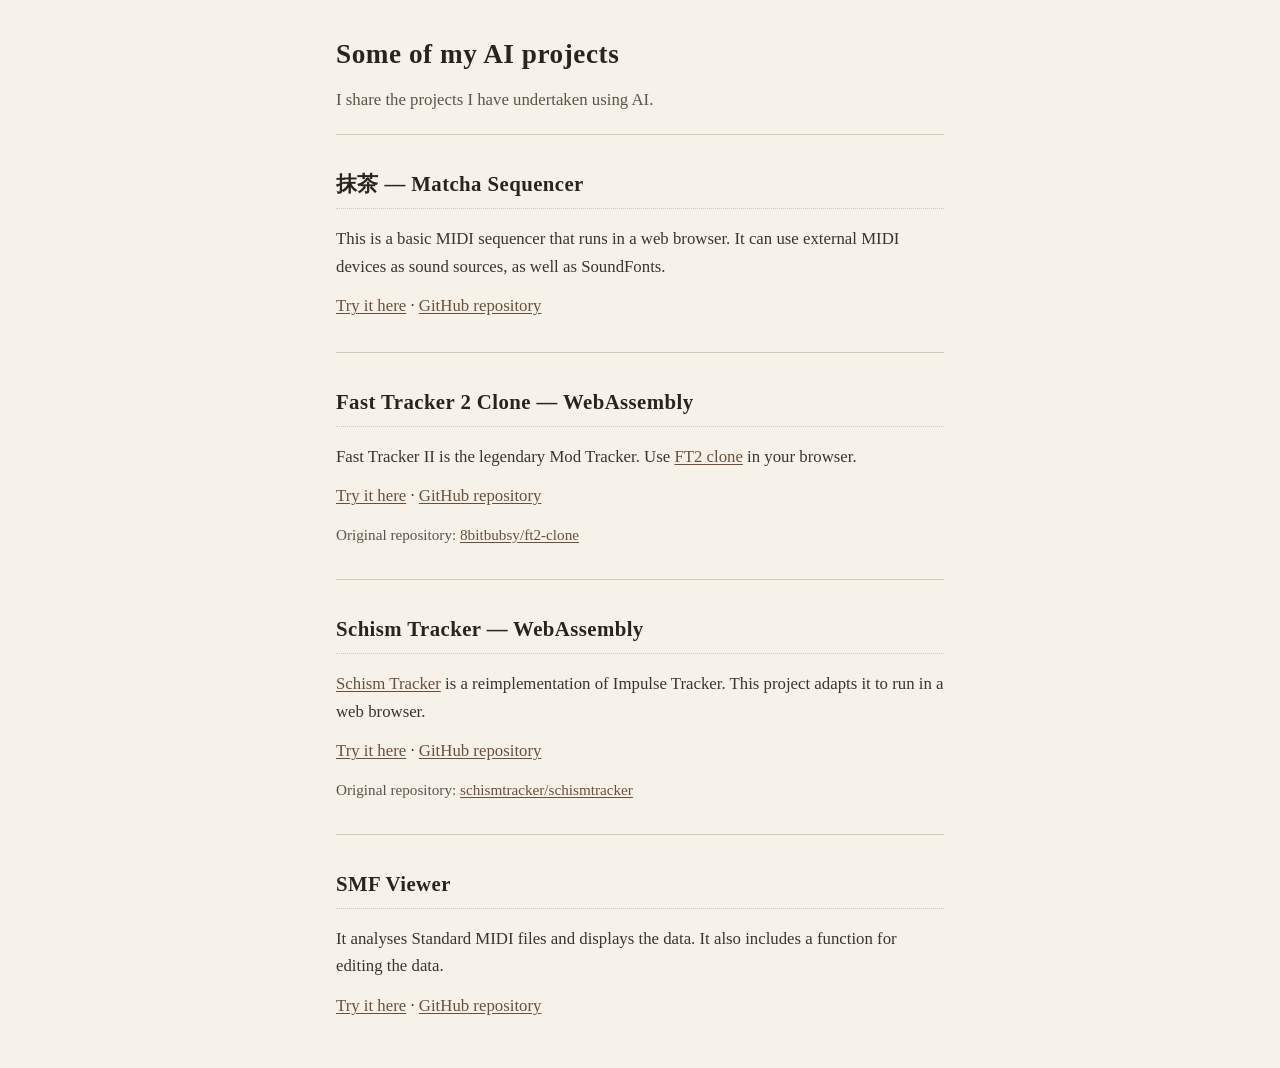
<file: index.html>
<!DOCTYPE html>
<html lang="en">
<head>
  <meta charset="utf-8">
  <meta name="viewport" content="width=device-width, initial-scale=1">
  <title>Some of my AI projects</title>
  <link rel="stylesheet" href="style.css">
</head>
<body>
  <main>
    <header>
      <h1>Some of my AI projects</h1>
      <p class="lead">I share the projects I have undertaken using AI.</p>
    </header>

    <article>
      <h2>抹茶 — Matcha Sequencer</h2>
      <p>This is a basic MIDI sequencer that runs in a web browser. It can use external MIDI devices as sound sources, as well as SoundFonts.</p>
      <p><a href="https://koide-at.github.io/matcha/" target="_blank" rel="noopener">Try it here</a> · <a href="https://github.com/koide-at/matchaseq" target="_blank" rel="noopener">GitHub repository</a></p>
    </article>

    <article>
      <h2>Fast Tracker 2 Clone — WebAssembly</h2>
      <p>Fast Tracker II is the legendary Mod Tracker. Use <a href="https://16-bits.org/ft2.php" target="_blank" rel="noopener">FT2 clone</a> in your browser.</p>
      <p><a href="https://koide-at.github.io/ft2-wasm/" target="_blank" rel="noopener">Try it here</a> · <a href="https://github.com/koide-at/ft2-clone-emscripten" target="_blank" rel="noopener">GitHub repository</a></p>
      <p class="note">Original repository: <a href="https://github.com/8bitbubsy/ft2-clone" target="_blank" rel="noopener">8bitbubsy/ft2-clone</a></p>
    </article>

    <article>
      <h2>Schism Tracker — WebAssembly</h2>
      <p><a href="https://schismtracker.org/" target="_blank" rel="noopener">Schism Tracker</a> is a reimplementation of Impulse Tracker. This project adapts it to run in a web browser.</p>
      <p><a href="https://koide-at.github.io/schismtracker-wasm/" target="_blank" rel="noopener">Try it here</a> · <a href="https://github.com/koide-at/schismtracker-emscripten" target="_blank" rel="noopener">GitHub repository</a></p>
      <p class="note">Original repository: <a href="https://github.com/schismtracker/schismtracker" target="_blank" rel="noopener">schismtracker/schismtracker</a></p>
    </article>

    <article>
      <h2>SMF Viewer</h2>
      <p>It analyses Standard MIDI files and displays the data. It also includes a function for editing the data.</p>
      <p><a href="https://koide-at.github.io/smfviewer/" target="_blank" rel="noopener">Try it here</a> · <a href="https://github.com/koide-at/smfviewer" target="_blank" rel="noopener">GitHub repository</a></p>
    </article>
  </main>
</body>
</html>
</file>
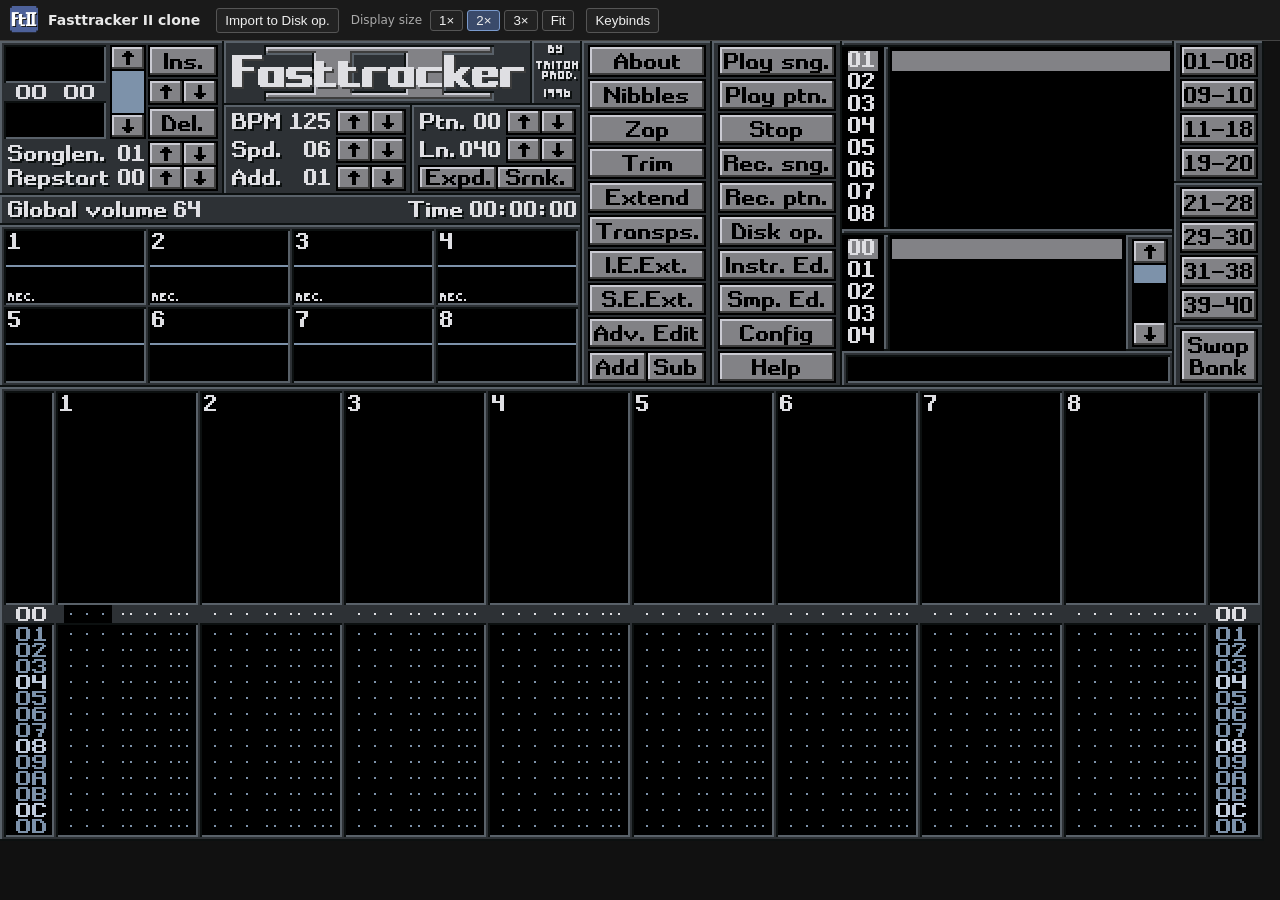
<file: ft2-wasm/index.html>
<!doctypehtml><html lang=en><head><meta charset=utf-8><meta content="width=device-width,initial-scale=1"name=viewport><title>Fasttracker II clone (Web)</title><meta content=same-origin http-equiv=Cross-Origin-Opener-Policy><meta content=require-corp http-equiv=Cross-Origin-Embedder-Policy><style>body,html{margin:0;width:100%;height:100%;overflow:auto;background:#111}#canvas{display:block;width:632px;height:400px;outline:0;background:#000;image-rendering:pixelated}</style></head><body><canvas height=400 id=canvas tabindex=-1 width=632></canvas><script async src=index.js></script></body></html>
</file>
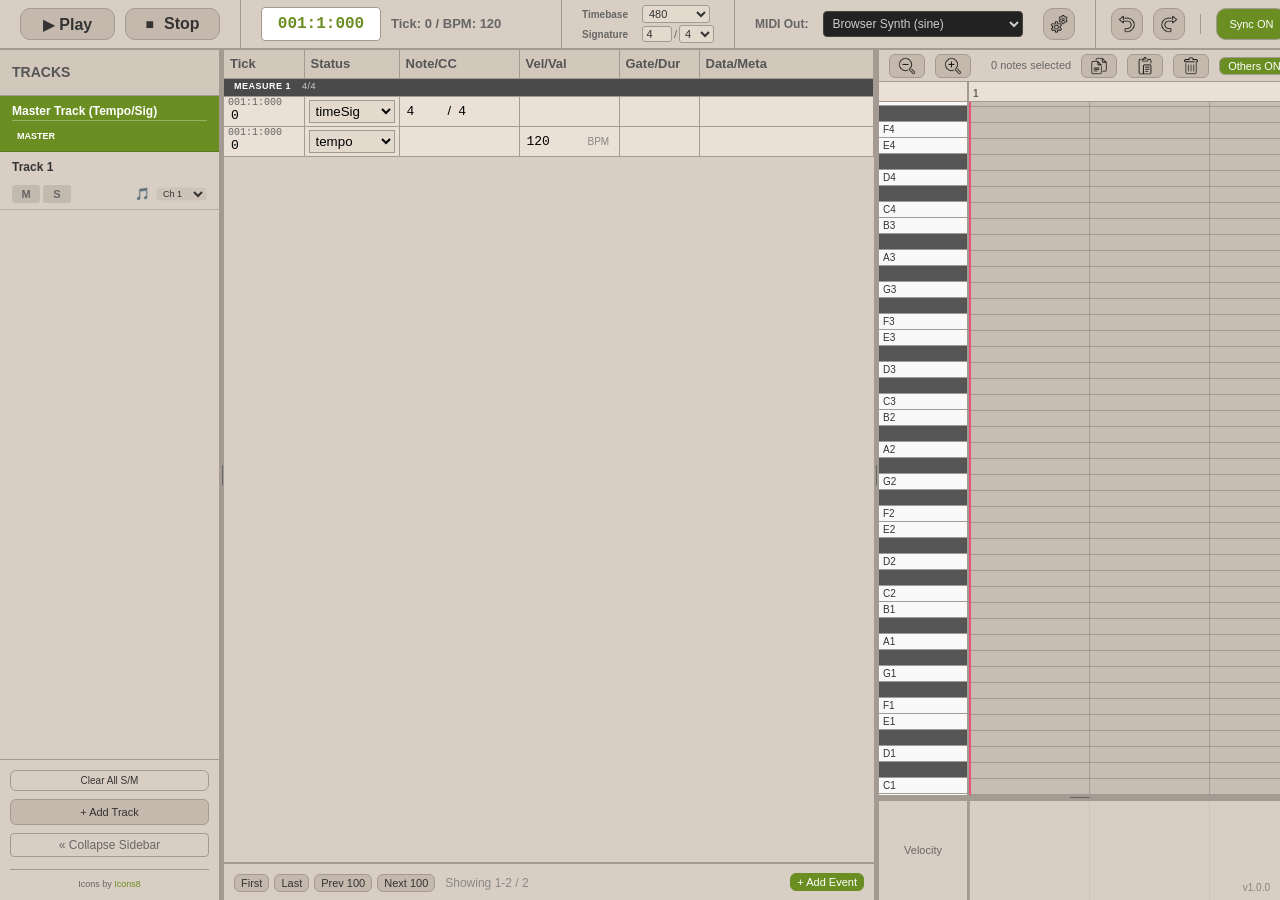
<file: matcha/index.html>
<!doctype html>
<html lang="en">
  <head>
    <meta charset="UTF-8" />
    <meta name="viewport" content="width=device-width, initial-scale=1.0" />
    <title>MIDI Sequencer (WASM)</title>
    <script type="module" crossorigin src="./assets/index-42mW00bZ.js"></script>
    <link rel="stylesheet" crossorigin href="./assets/index-DpJBnQPJ.css">
  </head>
  <body>
    <div id="root"></div>
  </body>
</html>
</file>
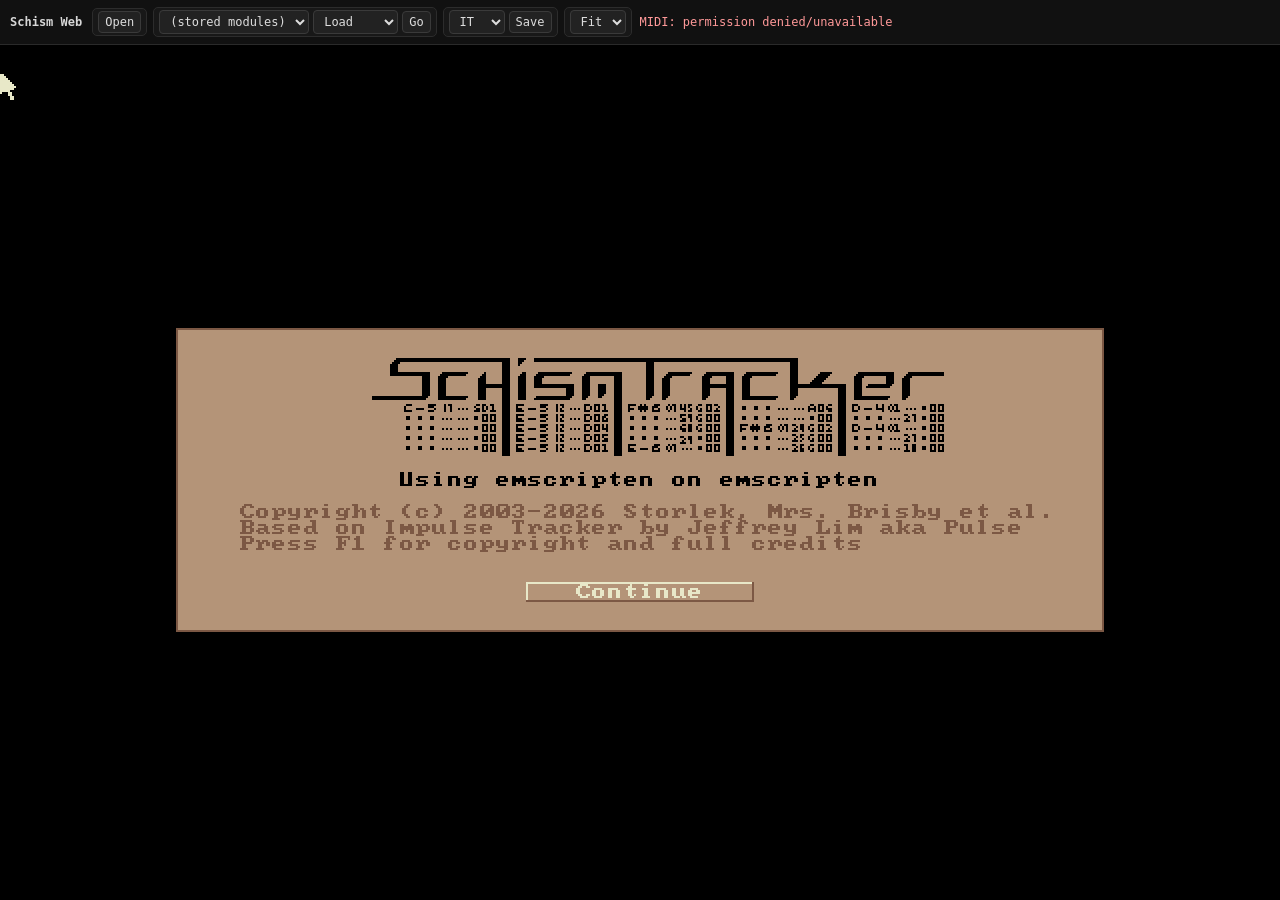
<file: schismtracker-wasm/index.html>
<!doctype html>
<html lang="en">
  <head>
    <meta charset="utf-8" />
    <meta name="viewport" content="width=device-width, initial-scale=1" />
    <title>Schism Tracker (WASM)</title>
    <style>
      :root { color-scheme: dark; }
      body {
        margin: 0;
        font-family: ui-monospace, SFMono-Regular, Menlo, Consolas, monospace;
        background: #111;
        color: #ddd;
      }
      header {
        padding: 7px 10px;
        border-bottom: 1px solid #2a2a2a;
        font-size: 12px;
        display: flex;
        align-items: center;
        gap: 6px;
        flex-wrap: nowrap;
        overflow-x: auto;
        white-space: nowrap;
      }
      .header-title {
        color: #d7d7d7;
        font-weight: 600;
        margin-right: 4px;
        flex: 0 0 auto;
      }
      .header-group {
        display: inline-flex;
        align-items: center;
        gap: 4px;
        padding: 2px 5px;
        border: 1px solid #2c2c2c;
        border-radius: 5px;
        background: #181818;
        flex: 0 0 auto;
      }
      #status { color: #9ad; }
      #midiStatus { color: #7c9; }
      .status-item {
        padding: 0 2px;
        white-space: nowrap;
        flex: 0 0 auto;
      }
      button {
        font: inherit;
        color: #ddd;
        background: #222;
        border: 1px solid #3a3a3a;
        border-radius: 4px;
        padding: 3px 6px;
        cursor: pointer;
      }
      select {
        font: inherit;
        color: #ddd;
        background: #222;
        border: 1px solid #3a3a3a;
        border-radius: 4px;
        padding: 3px 6px;
      }
      /* Match the known-good shell: stretch the canvas element itself. A wrapper +
       * CSS transform scale() broke SDL Emscripten mouse mapping for some setups
       * (local http.server + Chrome), while plain width/height on #canvas worked. */
      canvas {
        width: 100vw;
        height: calc(100vh - 42px);
        display: block;
        image-rendering: pixelated;
      }
    </style>
  </head>
  <body>
    <header>
      <span class="header-title">Schism Web</span>
      <div class="header-group">
        <button id="openBtn" type="button">Open</button>
        <input id="openFile" type="file" hidden />
      </div>
      <div class="header-group">
        <select id="storedModules" aria-label="Stored modules">
          <option value="">Stored</option>
        </select>
        <select id="storedAction" aria-label="Stored module action">
          <option value="load">Load</option>
          <option value="refresh">Refresh</option>
          <option value="rename">Rename</option>
          <option value="delete">Delete</option>
        </select>
        <button id="storedActionRunBtn" type="button">Go</button>
      </div>
      <div class="header-group">
        <select id="saveFormat" aria-label="Save format">
          <option value="IT">IT</option>
          <option value="S3M">S3M</option>
        </select>
        <button id="saveBtn" type="button">Save</button>
      </div>
      <div class="header-group">
        <select id="scaleMode" aria-label="Display scale">
          <option value="fit" selected>Fit</option>
          <option value="1">x1</option>
          <option value="2">x2</option>
          <option value="3">x3</option>
        </select>
      </div>
      <span id="midiStatus" class="status-item">MIDI: initializing...</span>
      <span id="status" class="status-item">loading...</span>
    </header>
    <canvas id="canvas" tabindex="1"></canvas>
    <script>
      const statusEl = document.getElementById("status");
      const openBtn = document.getElementById("openBtn");
      const storedModules = document.getElementById("storedModules");
      const storedAction = document.getElementById("storedAction");
      const storedActionRunBtn = document.getElementById("storedActionRunBtn");
      const scaleMode = document.getElementById("scaleMode");
      const saveFormat = document.getElementById("saveFormat");
      const saveBtn = document.getElementById("saveBtn");
      const openFile = document.getElementById("openFile");
      const midiStatusEl = document.getElementById("midiStatus");
      const headerEl = document.querySelector("header");
      /** True after user clicks the tracker canvas; cleared on header mousedown */
      let schismKeyboardGameFocus = false;
      const schismLogicalWidth = 640;
      const schismLogicalHeight = 400;

      function schismFsMkdirp(fs, path) {
        const parts = path.split("/").filter(Boolean);
        let acc = "";
        for (const p of parts) {
          acc += "/" + p;
          const analyzed = typeof fs.analyzePath === "function" ? fs.analyzePath(acc) : null;
          if (analyzed && analyzed.exists && analyzed.object && analyzed.object.isFolder) {
            continue;
          }
          try {
            fs.mkdir(acc);
          } catch (e) {
            const code = e && (e.errno !== undefined ? e.errno : e.code);
            const check = typeof fs.analyzePath === "function" ? fs.analyzePath(acc) : null;
            if (check && check.exists && check.object && check.object.isFolder) {
              continue;
            }
            if (code !== 17 && code !== "EEXIST" && code !== 10 && code !== "EBUSY") throw e;
          }
        }
      }

      function schismSanitizeImportName(name) {
        const base = (name || "module").replace(/[^A-Za-z0-9._-]/g, "_");
        const s = base.slice(0, 200);
        return s || "module.bin";
      }

      let schismIdbReady = false;
      let schismIdbSupported = false;
      let schismSyncPromise = null;
      let schismWebMIDIInitialized = false;
      let schismWebMIDIAccess = null;

      function schismUpdateMIDIStatus(text, isError) {
        if (!midiStatusEl) return;
        midiStatusEl.textContent = text;
        midiStatusEl.style.color = isError ? "#f99" : "#7c9";
      }

      function schismRefreshMIDIStatusCounts() {
        if (!schismWebMIDIAccess) {
          schismUpdateMIDIStatus("MIDI: unavailable", true);
          return;
        }
        let inCount = 0;
        let outCount = 0;
        if (schismWebMIDIAccess.inputs) {
          for (const _ of schismWebMIDIAccess.inputs.values()) inCount++;
        }
        if (schismWebMIDIAccess.outputs) {
          for (const _ of schismWebMIDIAccess.outputs.values()) outCount++;
        }
        schismUpdateMIDIStatus(`MIDI: in ${inCount}, out ${outCount}`, false);
      }

      function schismAttachWebMIDIInputs() {
        if (!schismWebMIDIAccess || !schismWebMIDIAccess.inputs) {
          schismRefreshMIDIStatusCounts();
          return;
        }
        for (const input of schismWebMIDIAccess.inputs.values()) {
          input.onmidimessage = (ev) => {
            try {
              const bytes = ev && ev.data ? new Uint8Array(ev.data) : null;
              if (!bytes || bytes.length === 0) return;
              if (!Module || typeof Module.ccall !== "function") return;
              Module.ccall(
                "schism_web_midi_receive",
                "number",
                ["array", "number"],
                [bytes, bytes.length]
              );
            } catch (err) {
              console.error("WebMIDI input bridge failed", err);
            }
          };
        }
        schismRefreshMIDIStatusCounts();
      }

      function schismInitWebMIDI() {
        if (schismWebMIDIInitialized) return;
        schismWebMIDIInitialized = true;
        schismUpdateMIDIStatus("MIDI: requesting access...", false);
        if (!navigator.requestMIDIAccess) {
          console.warn("WebMIDI is not supported in this browser.");
          schismUpdateMIDIStatus("MIDI: unsupported", true);
          return;
        }
        navigator.requestMIDIAccess({ sysex: false }).then(
          (access) => {
            schismWebMIDIAccess = access;
            schismAttachWebMIDIInputs();
            access.onstatechange = () => {
              schismAttachWebMIDIInputs();
            };
          },
          (err) => {
            console.warn("WebMIDI access denied/unavailable", err);
            schismUpdateMIDIStatus("MIDI: permission denied/unavailable", true);
          }
        );
      }

      function schismWebMIDISend(ptr, len) {
        try {
          if (!schismWebMIDIAccess || !schismWebMIDIAccess.outputs || !Module || !Module.HEAPU8) return;
          const end = ptr + len;
          const bytes = Uint8Array.from(Module.HEAPU8.subarray(ptr, end));
          for (const output of schismWebMIDIAccess.outputs.values()) {
            output.send(bytes);
          }
        } catch (err) {
          console.error("WebMIDI output bridge failed", err);
        }
      }

      function schismMountIdbfs() {
        const FS = Module.FS;
        if (typeof ENV === "object") {
          ENV.HOME = "/persistent";
        }
        const add =
          typeof addRunDependency === "function"
            ? addRunDependency
            : Module.addRunDependency;
        const rem =
          typeof removeRunDependency === "function"
            ? removeRunDependency
            : Module.removeRunDependency;
        if (!FS || !FS.filesystems || !FS.filesystems.IDBFS) {
          console.warn("Schism web: IDBFS not available; data will not persist.");
          return;
        }
        schismIdbSupported = true;
        add("schism_idbfs");
        try {
          FS.mkdir("/persistent");
        } catch (e) {
          /* exists */
        }
        try {
          FS.mount(FS.filesystems.IDBFS, {}, "/persistent");
        } catch (e) {
          console.error("IDBFS mount failed", e);
          rem("schism_idbfs");
          return;
        }
        FS.syncfs(true, function (err) {
          if (err) {
            console.error("IDBFS load from storage:", err);
          } else {
            schismIdbReady = true;
            try {
              schismFsMkdirp(FS, "/persistent/.config/schism");
              schismFsMkdirp(FS, "/persistent/modules");
              FS.chdir("/persistent");
            } catch (e) {
              console.warn("Unable to prepare /persistent dirs", e);
            }
          }
          rem("schism_idbfs");
        });
      }

      function schismSyncToIDB() {
        const FS = Module.FS;
        if (!schismIdbSupported || !schismIdbReady) return Promise.resolve(false);
        if (!FS || !FS.filesystems || !FS.filesystems.IDBFS) return Promise.resolve(false);
        if (schismSyncPromise) return schismSyncPromise;
        try {
          schismSyncPromise = new Promise((resolve) => {
            FS.syncfs(false, function (err) {
              if (err) {
                console.error("IDBFS save to storage:", err);
                resolve(false);
              } else {
                resolve(true);
              }
              schismSyncPromise = null;
            });
          });
          return schismSyncPromise;
        } catch (e) {
          console.error(e);
          schismSyncPromise = null;
          return Promise.resolve(false);
        }
      }

      function inferExtKind(filename) {
        const m = /\.([^.]+)$/.exec((filename || "").toLowerCase());
        const ext = m ? m[1] : "";
        switch (ext) {
          case "it": return 0;
          case "s3m": return 1;
          case "xm": return 2;
          case "mod": return 3;
          case "mtm": return 4;
          case "stm": return 5;
          case "669": return 6;
          case "ult": return 7;
          default: return 8;
        }
      }

      function listStoredModules() {
        if (!storedModules) return [];
        if (!Module.FS || typeof Module.FS.readdir !== "function") return [];
        try {
          schismFsMkdirp(Module.FS, "/persistent/modules");
          const entries = Module.FS.readdir("/persistent/modules")
            .filter((name) => name !== "." && name !== "..")
            .map((name) => {
              let mtime = 0;
              try {
                const st = Module.FS.stat(`/persistent/modules/${name}`);
                if (st && st.mtime) {
                  mtime = st.mtime instanceof Date ? st.mtime.getTime() : Number(st.mtime) || 0;
                }
              } catch (e) {
                /* ignore stat failures and keep default mtime */
              }
              return { name, mtime };
            })
            .sort((a, b) => {
              if (b.mtime !== a.mtime) return b.mtime - a.mtime;
              return a.name.localeCompare(b.name, "en");
            })
            .map((x) => x.name);
          return entries;
        } catch (e) {
          console.warn("Unable to read /persistent/modules", e);
          return [];
        }
      }

      function refreshStoredModulesList() {
        if (!storedModules) return;
        const prev = storedModules.value;
        storedModules.innerHTML = "";
        const placeholder = document.createElement("option");
        placeholder.value = "";
        placeholder.textContent = "(stored modules)";
        storedModules.appendChild(placeholder);
        const entries = listStoredModules();
        for (const name of entries) {
          const option = document.createElement("option");
          option.value = name;
          option.textContent = name;
          storedModules.appendChild(option);
        }
        if (prev && entries.includes(prev)) {
          storedModules.value = prev;
        } else {
          storedModules.value = "";
        }
      }

      function requestOpenFromPath(vfsPath, displayName) {
        try {
          const shownName = displayName && displayName.length > 0
            ? displayName
            : vfsPath.replace(/^.*\//, "");
          const rc = Module.ccall(
            "schism_web_open_vfs_path",
            "number",
            ["string", "string"],
            [vfsPath, shownName]
          );
          if (rc !== 0) {
            statusEl.textContent = `load request failed (${rc})`;
            return;
          }
          statusEl.textContent = `loading: ${shownName}`;
          const startedAt = Date.now();
          const poll = () => {
            const r = Module._schism_web_open_result_get();
            if (r === 1) {
              statusEl.textContent = `loaded: ${shownName}`;
              schismSyncToIDB();
              refreshStoredModulesList();
              return;
            }
            if (r < 0) {
              statusEl.textContent = `load failed: ${shownName}`;
              return;
            }
            if (Date.now() - startedAt > 8000) {
              statusEl.textContent = `load timeout: ${shownName}`;
              return;
            }
            setTimeout(poll, 30);
          };
          poll();
        } catch (err) {
          console.error("web open path bridge error", err);
          statusEl.textContent = `open bridge error: ${err && err.message ? err.message : err}`;
        }
      }

      async function requestOpenFromFile(file) {
        try {
          if (!file) return;
          const buffer = new Uint8Array(await file.arrayBuffer());
          const extKind = inferExtKind(file.name);
          const extMap = ["it", "s3m", "xm", "mod", "mtm", "stm", "669", "ult", "bin"];
          const ext = extKind >= 0 && extKind < extMap.length ? extMap[extKind] : "bin";
          /* Write via MemFS from JS; passing a huge Uint8Array through ccall("array")
             can overflow or trip WASM bounds checks. String path + FS is one copy only. */
          if (!Module.FS || typeof Module.FS.writeFile !== "function") {
            statusEl.textContent = "open bridge error: FS API not available (rebuild with FS exported)";
            return;
          }
          const safe = schismSanitizeImportName(file.name);
          let vfsPath;
          try {
            schismFsMkdirp(Module.FS, "/persistent/modules");
            vfsPath = `/persistent/modules/${safe}`;
            Module.FS.writeFile(vfsPath, buffer);
            await schismSyncToIDB();
          } catch (writeErr) {
            console.warn("persistent FS write failed, using /tmp", writeErr);
            try {
              vfsPath = `/tmp/${safe}`;
              Module.FS.writeFile(vfsPath, buffer);
            } catch (e2) {
              console.error("FS.writeFile failed", e2);
              statusEl.textContent = `open bridge error: ${e2 && e2.message ? e2.message : e2}`;
              return;
            }
          }
          const displayName =
            file.name && String(file.name).length > 0
              ? file.name
              : vfsPath.replace(/^.*\//, "");
          requestOpenFromPath(vfsPath, displayName);
        } catch (err) {
          console.error("web open js bridge error", err);
          statusEl.textContent = `open bridge error: ${err && err.message ? err.message : err}`;
        }
      }

      function downloadBytes(bytes, filename) {
        const blob = new Blob([bytes], { type: "application/octet-stream" });
        const url = URL.createObjectURL(blob);
        const a = document.createElement("a");
        a.href = url;
        a.download = filename;
        document.body.appendChild(a);
        a.click();
        a.remove();
        URL.revokeObjectURL(url);
      }

      function sanitizeSaveName(name) {
        const cleaned = (name || "").trim().replace(/[^A-Za-z0-9._-]/g, "_");
        if (!cleaned) return "schism-export.it";
        if (/\.[^.]+$/.test(cleaned)) return cleaned;
        return `${cleaned}.it`;
      }

      function extensionForFormat(fmt) {
        switch ((fmt || "").toUpperCase()) {
          case "S3M": return "s3m";
          case "IT":
          default: return "it";
        }
      }

      function updateCanvasScale() {
        const canvas = Module.canvas;
        if (!canvas) return;
        const baseW = schismLogicalWidth;
        const baseH = schismLogicalHeight;
        const mode = scaleMode ? scaleMode.value : "fit";
        if (mode === "fit") {
          const headerH = headerEl ? Math.ceil(headerEl.getBoundingClientRect().height) : 42;
          const h = Math.max(120, window.innerHeight - headerH);
          canvas.style.width = "100vw";
          canvas.style.height = `${h}px`;
          canvas.style.margin = "0";
          return;
        }
        const mult = Number(mode);
        if (!Number.isFinite(mult) || mult <= 0) return;
        canvas.style.width = `${Math.round(baseW * mult)}px`;
        canvas.style.height = `${Math.round(baseH * mult)}px`;
        canvas.style.margin = "0";
      }

      async function runStoredAction() {
        const action = storedAction && storedAction.value ? storedAction.value : "load";
        const selected = storedModules && storedModules.value ? storedModules.value : "";
        if (action === "refresh") {
          refreshStoredModulesList();
          statusEl.textContent = "stored modules refreshed";
          return;
        }
        if (action === "load") {
          if (!selected) {
            statusEl.textContent = "select a stored module first";
            return;
          }
          requestOpenFromPath(`/persistent/modules/${selected}`, selected);
          return;
        }
        if (action === "rename") {
          if (!selected) {
            statusEl.textContent = "select a stored module to rename";
            return;
          }
          if (!Module.FS || typeof Module.FS.rename !== "function") {
            statusEl.textContent = "rename failed: FS API unavailable";
            return;
          }
          const inputName = window.prompt("New file name", selected);
          if (inputName === null) {
            statusEl.textContent = "rename canceled";
            return;
          }
          const next = schismSanitizeImportName(inputName);
          if (!next) {
            statusEl.textContent = "rename failed: invalid name";
            return;
          }
          if (next === selected) {
            statusEl.textContent = "rename skipped: same name";
            return;
          }
          try {
            const dst = `/persistent/modules/${next}`;
            if (Module.FS.analyzePath(dst).exists) {
              statusEl.textContent = `rename failed: '${next}' already exists`;
              return;
            }
            Module.FS.rename(`/persistent/modules/${selected}`, dst);
            await schismSyncToIDB();
            refreshStoredModulesList();
            storedModules.value = next;
            statusEl.textContent = `renamed: ${selected} -> ${next}`;
          } catch (err) {
            console.error("rename stored module failed", err);
            statusEl.textContent = `rename failed: ${err && err.message ? err.message : err}`;
          }
          return;
        }
        if (action === "delete") {
          if (!selected) {
            statusEl.textContent = "select a stored module to delete";
            return;
          }
          if (!Module.FS || typeof Module.FS.unlink !== "function") {
            statusEl.textContent = "delete failed: FS API unavailable";
            return;
          }
          const ok = window.confirm(`Delete stored module '${selected}'?`);
          if (!ok) {
            statusEl.textContent = "delete canceled";
            return;
          }
          try {
            Module.FS.unlink(`/persistent/modules/${selected}`);
            await schismSyncToIDB();
            refreshStoredModulesList();
            statusEl.textContent = `deleted: ${selected}`;
          } catch (err) {
            console.error("delete stored module failed", err);
            statusEl.textContent = `delete failed: ${err && err.message ? err.message : err}`;
          }
        }
      }

      window.Module = {
        preRun: [schismMountIdbfs],
        canvas: document.getElementById("canvas"),
        schismInitWebMIDI,
        schismWebMIDISend,
        setStatus(text) {
          statusEl.textContent = text;
        },
        onRuntimeInitialized() {
          statusEl.textContent = "ready (click canvas to focus)";
          /* Browsers often bind F1–F12 (help, devtools, etc.). When the tracker
           * canvas is focused, reserve those keys for SDL/WASM. */
          if (Module.canvas) {
            Module.canvas.style.outline = "none";
            Module.canvas.addEventListener("mousedown", () => {
              schismKeyboardGameFocus = true;
              try {
                Module.canvas.focus();
              } catch (_e) {
                /* ignore */
              }
            });
          }
          if (headerEl) {
            headerEl.addEventListener("mousedown", () => {
              schismKeyboardGameFocus = false;
            });
          }
          let schismWebCfgComboTs = 0;
          function schismWebIsPhysicalF1(ev) {
            /* Chrome often reserves Ctrl+F1; key may be "" or "Unidentified" but code stays F1 */
            return (
              ev.key === "F1" ||
              ev.code === "F1" ||
              ev.code === "Help"
            );
          }
          function schismWebFunctionKeyNumber(ev) {
            if (ev.key && ev.key.length >= 2 && ev.key[0] === "F") {
              const n = parseInt(ev.key.slice(1), 10);
              if (n >= 1 && n <= 12) return n;
            }
            if (ev.code && ev.code.length >= 2 && ev.code[0] === "F") {
              const n = parseInt(ev.code.slice(1), 10);
              if (n >= 1 && n <= 12) return n;
            }
            return 0;
          }
          function schismWebMaybeOpenConfigPages(ev) {
            if (!Module || !Module.canvas || typeof Module.ccall !== "function") return;
            let captureActive = 0;
            try {
              captureActive = Module.ccall("schism_web_shortcut_capture_active", "number", [], []);
            } catch (_err) {
              captureActive = 0;
            }
            if (headerEl && ev.target && typeof ev.target.closest === "function" && ev.target.closest("header")) {
              return;
            }
            const useGameKeys =
              schismKeyboardGameFocus || document.activeElement === Module.canvas;
            if (!useGameKeys) return;
            if (!schismWebIsPhysicalF1(ev)) return;
            if (!ev.ctrlKey || ev.altKey || ev.metaKey) return;
            if (captureActive) {
              ev.preventDefault();
              return;
            }
            if (ev.type === "keydown" && ev.repeat) return;
            /* keydown may never fire for Ctrl+F1; keyup on F1 usually does — debounce both */
            const t = Date.now();
            if (t - schismWebCfgComboTs < 420) return;
            schismWebCfgComboTs = t;
            ev.preventDefault();
            try {
              if (ev.shiftKey) {
                Module.ccall("schism_web_open_shortcut_config", null, [], []);
              } else {
                Module.ccall("schism_web_open_system_config", null, [], []);
              }
            } catch (err) {
              console.error("schism web config shortcut", err);
            }
          }
          document.addEventListener("keydown", function (ev) {
            if (!Module || !Module.canvas) return;
            schismWebMaybeOpenConfigPages(ev);
            if (headerEl && ev.target && typeof ev.target.closest === "function" && ev.target.closest("header")) {
              return;
            }
            const useGameKeys =
              schismKeyboardGameFocus || document.activeElement === Module.canvas;
            if (!useGameKeys) return;
            const fn = schismWebFunctionKeyNumber(ev);
            if (fn >= 1 && fn <= 12) {
              ev.preventDefault();
            }
          }, true);
          document.addEventListener("keyup", schismWebMaybeOpenConfigPages, true);

          window.addEventListener("beforeunload", schismSyncToIDB);
          document.addEventListener("visibilitychange", function () {
            if (document.visibilityState === "hidden") schismSyncToIDB();
          });
          setInterval(schismSyncToIDB, 120000);
          refreshStoredModulesList();
          updateCanvasScale();
          if (scaleMode) {
            scaleMode.onchange = () => updateCanvasScale();
          }
          window.addEventListener("resize", updateCanvasScale);

          openBtn.onclick = () => openFile.click();
          openFile.onchange = async () => {
            const file = openFile.files && openFile.files[0];
            if (!file) return;
            await requestOpenFromFile(file);
            openFile.value = "";
          };
          if (storedActionRunBtn) {
            storedActionRunBtn.onclick = () => {
              runStoredAction();
            };
          }

          const dropTarget = Module.canvas;
          const stop = (ev) => {
            ev.preventDefault();
            ev.stopPropagation();
          };
          ["dragenter", "dragover", "dragleave", "drop"].forEach((name) => {
            dropTarget.addEventListener(name, stop);
          });
          dropTarget.addEventListener("drop", async (ev) => {
            const file = ev.dataTransfer && ev.dataTransfer.files && ev.dataTransfer.files[0];
            if (file) await requestOpenFromFile(file);
          });

          saveBtn.onclick = () => {
            if (typeof Module._schism_web_save_now !== "function") {
              statusEl.textContent = "web save is not exported in this build";
              return;
            }
            try {
              const fmt = (saveFormat && saveFormat.value) ? saveFormat.value : "IT";
              statusEl.textContent = "saving...";
              const rc = Module.ccall("schism_web_save_now", "number", ["string"], [fmt]);
              if (rc !== 0) {
                statusEl.textContent = `save failed (${rc})`;
                Module._schism_web_export_clear();
                return;
              }

              const size = Module._schism_web_export_size();
              if (size <= 0) {
                statusEl.textContent = "save produced empty file";
                Module._schism_web_export_clear();
                return;
              }

              const ptrRaw = Module._schism_web_export_ptr();
              const ptr = (typeof ptrRaw === "bigint") ? Number(ptrRaw) : Number(ptrRaw);
              if (!Number.isFinite(ptr) || ptr <= 0) {
                statusEl.textContent = "save bridge bad pointer";
                Module._schism_web_export_clear();
                return;
              }
              const bytes = Uint8Array.from(Module.HEAPU8.subarray(ptr, ptr + size));
              const defaultName = `schism-export.${extensionForFormat(fmt)}`;
              const inputName = window.prompt("Save file name", defaultName);
              if (inputName === null) {
                Module._schism_web_export_clear();
                statusEl.textContent = "save canceled";
                return;
              }
              const outName = sanitizeSaveName(inputName).replace(/\.(it|s3m)$/i, `.${extensionForFormat(fmt)}`);
              downloadBytes(bytes, outName);
              Module._schism_web_export_clear();
              statusEl.textContent = `saved: ${outName}`;
            } catch (err) {
              console.error("web save js bridge error", err);
              statusEl.textContent = `save bridge error: ${err && err.message ? err.message : err}`;
            }
          };
        }
      };
    </script>
    <script src="./schismtracker.js"></script>
  </body>
</html>
</file>
<file: style.css>
:root {
  --bg: #f6f2ea;
  --text: #3a342e;
  --heading: #2a241f;
  --muted: #5c5349;
  --link: #6b4f3a;
  --rule: #d4c8b8;
}

* { box-sizing: border-box; }

body {
  margin: 0;
  padding: 2rem 1.25rem 3rem;
  font-family: Georgia, "Times New Roman", Times, serif;
  font-size: 1.05rem;
  line-height: 1.65;
  color: var(--text);
  background: var(--bg);
}

main {
  max-width: 38rem;
  margin: 0 auto;
}

header {
  padding-bottom: 1.25rem;
  margin-bottom: 2rem;
  border-bottom: 1px solid var(--rule);
}

h1 {
  margin: 0 0 0.6rem;
  font-size: 1.7rem;
  font-weight: bold;
  letter-spacing: 0.02em;
  color: var(--heading);
}

.lead {
  margin: 0;
  color: var(--muted);
}

article {
  margin-bottom: 2rem;
  padding-bottom: 2rem;
  border-bottom: 1px solid var(--rule);
}

article:last-of-type {
  margin-bottom: 0;
  padding-bottom: 0;
  border-bottom: none;
}

h2 {
  margin: 0 0 1rem;
  padding-bottom: 0.4rem;
  font-size: 1.3rem;
  font-weight: bold;
  letter-spacing: 0.02em;
  color: var(--heading);
  border-bottom: 1px dotted var(--rule);
}

p { margin: 0 0 0.75rem; }
p:last-child { margin-bottom: 0; }

a {
  color: var(--link);
  text-decoration: underline;
  text-underline-offset: 2px;
}

a:hover { color: var(--text); }

.note {
  margin-top: 0.75rem;
  font-size: 0.95rem;
  color: var(--muted);
}
</file>
<file: matcha/assets/index-DpJBnQPJ.css>
:root{font-family:Inter,system-ui,Avenir,Helvetica,Arial,sans-serif;line-height:1.5;font-weight:400;color-scheme:light dark;color:#ffffffde;background-color:#242424;font-synthesis:none;text-rendering:optimizeLegibility;-webkit-font-smoothing:antialiased;-moz-osx-font-smoothing:grayscale}a{font-weight:500;color:#646cff;text-decoration:inherit}a:hover{color:#535bf2}body{margin:0;display:flex;place-items:center;min-width:320px;min-height:100vh}h1{font-size:3.2em;line-height:1.1}button{border-radius:8px;border:1px solid transparent;padding:.6em 1.2em;font-size:1em;font-weight:500;font-family:inherit;background-color:#1a1a1a;cursor:pointer;transition:border-color .25s}button:hover{border-color:#646cff}button:focus,button:focus-visible{outline:4px auto -webkit-focus-ring-color}@media (prefers-color-scheme: light){:root{color:#213547;background-color:#fff}a:hover{color:#747bff}button{background-color:#f9f9f9}}:root{--bg-color: #C8BDB2;--panel-bg: #D9CEC3;--text-main: #333333;--text-muted: #666666;--accent: #6B8E23;--accent-hover: #E67E22;--border-color: #A39B92;--selection: #D8E0D0;--cell-bg: #E3D9CD;--cell-hi: #D6CCC0;--header-bg: #D1C7BB;--button-bg: #C5B9AD}.ime-disabled{ime-mode:disabled;-ms-ime-mode:disabled}*{box-sizing:border-box}body{margin:0;font-family:Hiragino Kaku Gothic ProN,Meiryo,Noto Sans JP,sans-serif;background-color:var(--bg-color);color:var(--text-main);overflow:hidden}.app-container{display:flex;flex-direction:column;height:100vh;width:100vw;max-width:100vw;overflow:hidden}.top-bar{height:50px;background-color:var(--panel-bg);border-bottom:2px solid var(--border-color);display:flex;align-items:center;padding:0 20px;min-width:0;width:100%;box-sizing:border-box}.main-content{display:flex;flex:1;overflow:hidden;width:100%}.sidebar{width:220px;background-color:var(--panel-bg);border-right:1px solid var(--border-color);overflow-y:auto;display:flex;flex-direction:column}.sidebar h2{font-size:14px;margin:0;padding:12px;border-bottom:1px solid var(--border-color);background-color:var(--header-bg);color:#555;text-transform:uppercase}.track-item{padding:10px 12px;cursor:pointer;border-bottom:1px solid var(--border-color);font-size:14px;transition:background-color .1s}.track-item:hover{background-color:var(--selection)}.track-item.active{background-color:var(--accent);color:#fff;border-bottom-color:var(--accent)}.event-workspace{flex:1;display:flex;flex-direction:row;background-color:var(--bg-color);min-width:0;width:100%}.event-list-container{min-width:0;overflow-x:auto;position:relative;background-color:var(--panel-bg)}.resizer{width:5px;cursor:col-resize;background-color:var(--border-color);transition:background-color .2s;z-index:100;display:flex;align-items:center;justify-content:center}.resizer:hover{background-color:var(--accent)}.resizer:after{content:"";width:1px;height:20px;background-color:var(--text-muted);border-radius:1px}.resizing{cursor:col-resize;-webkit-user-select:none;user-select:none}.resizing-v{cursor:ns-resize;-webkit-user-select:none;user-select:none}.h-resizer{height:5px;cursor:ns-resize;background-color:var(--border-color);transition:background-color .2s;z-index:100;display:flex;align-items:center;justify-content:center}.h-resizer:hover{background-color:var(--accent)}.h-resizer:after{content:"";height:1px;width:20px;background-color:var(--text-muted);border-radius:1px}.piano-roll-container{flex:1;display:flex;flex-direction:column;background-color:var(--bg-color);position:relative;overflow:hidden;min-width:0}.event-table{width:100%;border-collapse:collapse;font-size:13px;color:#000}.event-table th{background-color:var(--header-bg);position:sticky;top:0;text-align:left;padding:4px 6px;border-bottom:1px solid var(--border-color);border-right:1px solid var(--border-color);z-index:10;color:#555;font-weight:700}.event-table td{padding:1px 4px;border-bottom:1px solid var(--border-color);border-right:1px solid var(--border-color);white-space:nowrap}.event-row{background-color:#eae0d5;transition:background-color .1s}.event-row:hover{background-color:var(--cell-hi)}.event-row.selected{background-color:#e67e224d!important}.event-row.playing{background-color:#6b8e2333}.note.selected{outline:2px solid var(--accent-hover)!important;box-shadow:0 0 10px #e67e2280;z-index:1000!important}.event-input{background:transparent;border:1px solid transparent;color:#000;font-family:JetBrains Mono,Courier New,monospace;font-size:inherit;width:100%;padding:1px 2px;border-radius:2px}.event-input:focus{outline:none;background-color:#fff;border:1px solid var(--accent)}.event-input-select{background:var(--cell-bg);color:#000;border:1px solid var(--border-color);padding:2px;font-family:inherit}button{background-color:var(--button-bg);color:var(--text-main);border:1px solid var(--border-color);padding:6px 14px;border-radius:6px;cursor:pointer;transition:all .2s;font-weight:500;font-family:inherit;display:inline-flex;align-items:center;justify-content:center;gap:6px;outline:none}button:focus,button:focus-visible{outline:none!important;box-shadow:none!important}button:hover{background-color:var(--accent-hover);color:#fff;border-color:var(--accent-hover)}.top-bar button{border-radius:10px;height:32px;padding-top:0;padding-bottom:0}.btn-primary{background-color:var(--accent);border-color:var(--accent);color:#fff}.btn-transport{background-color:var(--button-bg)!important;color:#333!important;border-color:var(--border-color)!important;min-width:95px;justify-content:center;outline:none!important;box-shadow:none!important}.btn-transport:focus{outline:none!important}.btn-transport:hover{background-color:var(--accent-hover)!important;color:#fff!important}.toolbar-group{display:flex;align-items:center;gap:10px;padding-right:20px;border-right:1px solid var(--border-color);height:100%;flex-shrink:0}.toolbar-group--no-right-border{border-right:none;padding-right:10px}.display-panel{background-color:#fff;border:1px solid var(--border-color);padding:4px 8px;border-radius:4px;font-family:JetBrains Mono,Courier New,monospace;color:var(--accent);min-width:120px;text-align:center}::-webkit-scrollbar{width:10px;height:10px}::-webkit-scrollbar-track{background:var(--bg-color)}::-webkit-scrollbar-thumb{background:var(--border-color);border-radius:5px}::-webkit-scrollbar-thumb:hover{background:var(--text-muted)}.menu-item{transition:background-color .1s;color:var(--text-main)}.menu-item:hover{background-color:var(--accent);color:#fff!important}.btn-icon-circle{width:32px;height:32px;border-radius:50%;padding:0;display:flex;align-items:center;justify-content:center;background:var(--button-bg);border:1px solid var(--border-color);cursor:pointer;flex-shrink:0;transition:background-color .15s}.btn-icon-circle:hover{background-color:var(--accent-hover)!important}
</file>
